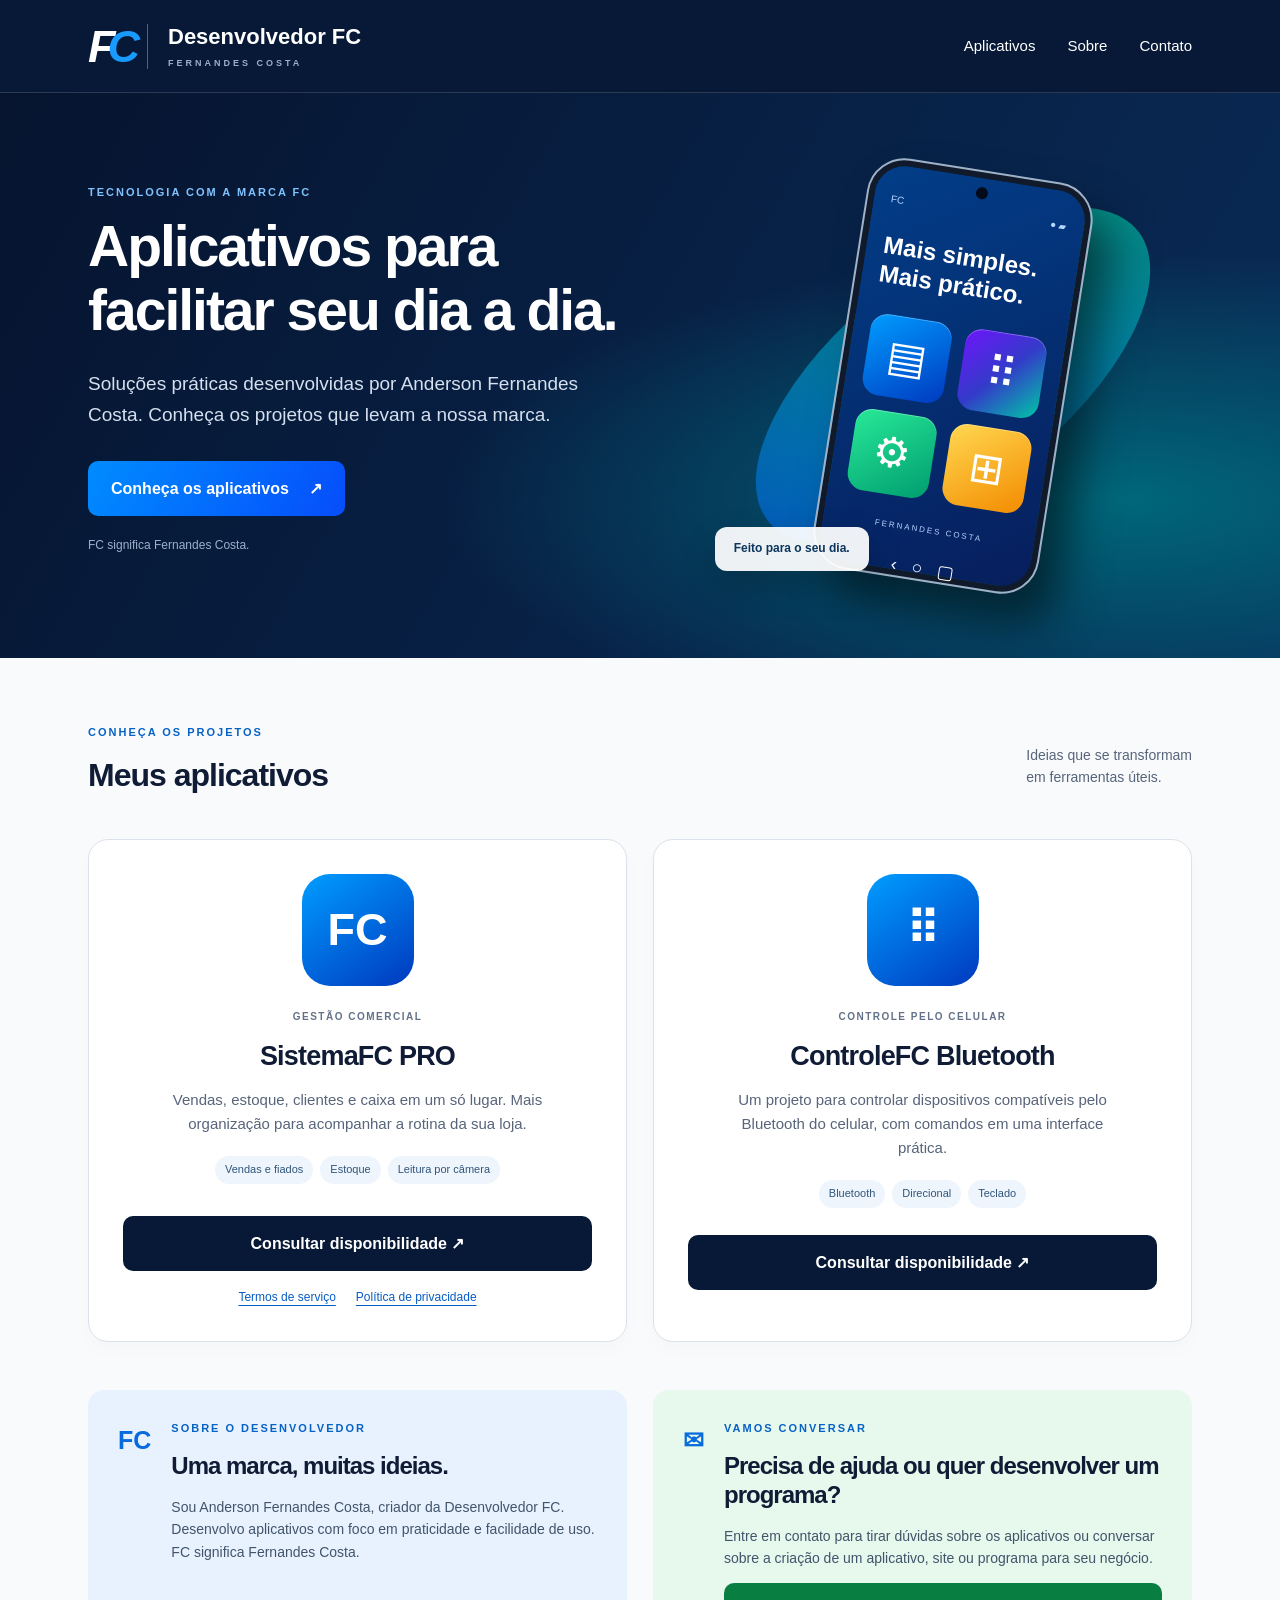
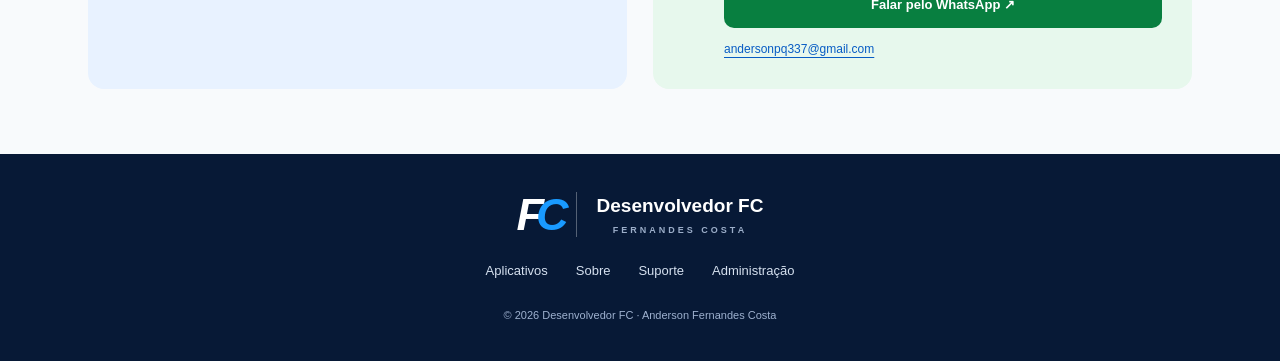
<file: index.html>
<!doctype html>
<html lang="pt-BR"><head><meta charset="utf-8"><meta name="viewport" content="width=device-width, initial-scale=1"><meta name="description" content="Conheça os aplicativos da Desenvolvedor FC, marca de Anderson Fernandes Costa. Soluções práticas para o seu dia a dia."><meta name="theme-color" content="#071936"><title>Desenvolvedor FC | Fernandes Costa</title><link rel="icon" href="favicon.svg"><link rel="stylesheet" href="style.css"></head>
<body><a class="skip" href="#aplicativos">Ir para aplicativos</a><header><nav class="wrap"><a class="brand" href="#inicio" aria-label="Desenvolvedor FC início"><span class="logo">F<b>C</b></span><span>Desenvolvedor FC<small>FERNANDES COSTA</small></span></a><div class="navlinks"><a href="#aplicativos">Aplicativos</a><a href="#sobre">Sobre</a><a href="#contato">Contato</a></div></nav></header>
<main><section class="hero" id="inicio"><div class="wrap hero-grid"><div><p class="eyebrow">TECNOLOGIA COM A MARCA FC</p><h1>Aplicativos para<br>facilitar <em>seu dia a dia.</em></h1><p class="intro">Soluções práticas desenvolvidas por Anderson Fernandes Costa. Conheça os projetos que levam a nossa marca.</p><a class="button primary" href="#aplicativos">Conheça os aplicativos <span>↗</span></a><p class="signature">FC significa Fernandes Costa.</p></div><div class="visual" aria-hidden="true"><div class="orbit"></div><div class="phone"><div class="camera"></div><div class="phone-top">FC <span>● ▰</span></div><div class="phone-title">Mais simples.<br>Mais prático.</div><div class="tiles"><span class="tile blue">▤</span><span class="tile purple">⠿</span><span class="tile green">⚙</span><span class="tile orange">⊞</span></div><div class="phone-brand">FERNANDES COSTA</div><div class="phone-bottom">‹ &nbsp; ○ &nbsp; ▢</div></div><div class="floating">Feito para o seu dia.</div></div></div></section>
<section class="apps wrap" id="aplicativos"><div class="section-head"><div><p class="eyebrow">CONHEÇA OS PROJETOS</p><h2>Meus aplicativos</h2></div><p>Ideias que se transformam<br>em ferramentas úteis.</p></div><div class="cards"><article class="card"><div class="app-icon blue" aria-hidden="true"><svg viewBox="0 0 100 100" fill="none" stroke="currentColor" stroke-width="5"><path d="M18 41h64L73 20H27L18 41Zm4 1v38h56V42M38 80V56h24v24M18 41c0 12 16 12 16 0 0 12 16 12 16 0 0 12 16 12 16 0 0 12 16 12 16 0"/></svg></div><span class="tag">GESTÃO COMERCIAL</span><h3>SistemaFC PRO</h3><p>Vendas, estoque, clientes e caixa em um só lugar. Mais organização para acompanhar a rotina da sua loja.</p><div class="features"><span>Vendas e fiados</span><span>Estoque</span><span>Leitura por câmera</span></div><a class="button dark" data-store="sistema" href="mailto:andersonpq337@gmail.com?subject=SistemaFC%20PRO">Consultar disponibilidade <span>↗</span></a><div class="legal"><a href="https://andersonpq1.github.io/sistemafc-pro-termos/">Termos de serviço</a><a href="https://bio.site/politicaprivacidadefcpro">Política de privacidade</a></div></article>
<article class="card"><div class="app-icon purple" aria-hidden="true"><svg viewBox="0 0 100 100" fill="none" stroke="currentColor" stroke-width="5"><rect x="18" y="13" width="33" height="74" rx="12"/><circle cx="34" cy="35" r="5"/><path d="M27 52h14m-14 13h14m28-45 17 15-17 15V20Zm0 30 17 15-17 15V50Zm0 0L58 37m11 13L58 65m34-29q10 14 0 28"/></svg></div><span class="tag">CONTROLE PELO CELULAR</span><h3>ControleFC Bluetooth</h3><p>Um projeto para controlar dispositivos compatíveis pelo Bluetooth do celular, com comandos em uma interface prática.</p><div class="features"><span>Bluetooth</span><span>Direcional</span><span>Teclado</span></div><a class="button dark" data-store="controle" href="mailto:andersonpq337@gmail.com?subject=ControleFC%20Bluetooth">Consultar disponibilidade <span>↗</span></a><p class="compatibility">A compatibilidade depende do celular e do dispositivo conectado.</p></article></div></section>
<section class="wrap info-grid"><article class="about" id="sobre"><span class="info-symbol">FC</span><div><p class="eyebrow">SOBRE O DESENVOLVEDOR</p><h2>Uma marca, muitas ideias.</h2><p>Sou Anderson Fernandes Costa, criador da Desenvolvedor FC. Desenvolvo aplicativos com foco em praticidade e facilidade de uso.</p><p>As letras FC representam Fernandes Costa e conectam os projetos à mesma identidade.</p></div></article><article class="contact" id="contato"><span class="info-symbol">✉</span><div><p class="eyebrow">VAMOS CONVERSAR</p><h2>Precisa de ajuda ou quer desenvolver um programa?</h2><p>Entre em contato para tirar dúvidas sobre os aplicativos ou conversar sobre a criação de um aplicativo, site ou programa para seu negócio.</p><a class="button green-button" href="https://wa.me/5567999724675?text=Ol%C3%A1%21+Vim+pelo+site+Desenvolvedor+FC+e+gostaria+de+conversar+sobre+um+servi%C3%A7o+de+desenvolvimento." target="_blank" rel="noopener noreferrer">Falar pelo WhatsApp ↗</a><a class="email" href="mailto:andersonpq337@gmail.com">andersonpq337@gmail.com</a></div></article></section></main>
<footer><div class="wrap"><a class="brand" href="#inicio"><span class="logo">F<b>C</b></span><span>Desenvolvedor FC<small>FERNANDES COSTA</small></span></a><div class="footer-links"><a href="#aplicativos">Aplicativos</a><a href="#sobre">Sobre</a><a href="#contato">Suporte</a><a href="admin.html">Administração</a></div><p>© <span id="year">2026</span> Desenvolvedor FC · Anderson Fernandes Costa</p></div></footer><script src="config.js"></script><script src="supabase-config.js"></script><script src="fc-api.js"></script><script src="site-data.js"></script><script src="site-live.js"></script></body></html>
</file>
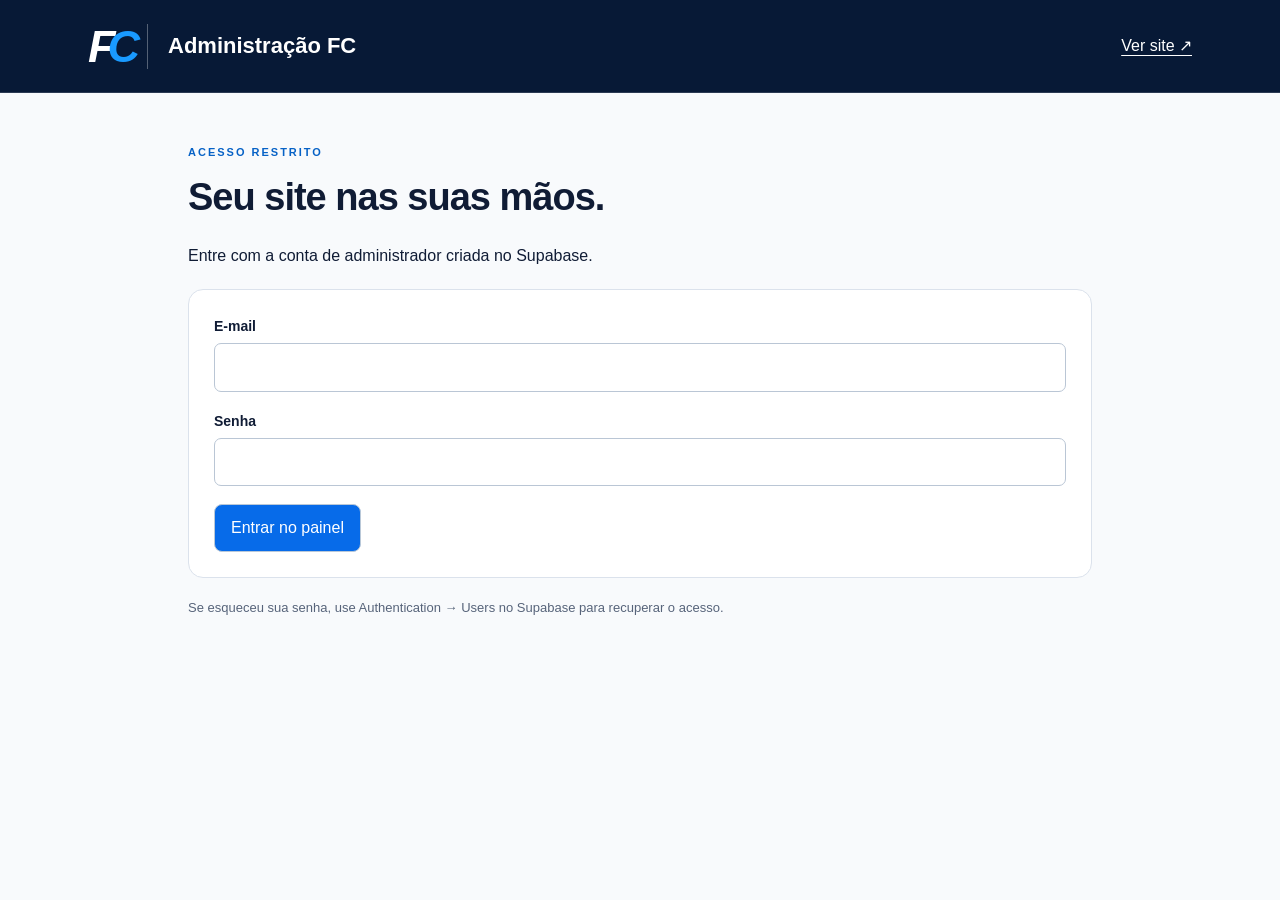
<file: admin.html>
<!doctype html><html lang="pt-BR"><head><meta charset="utf-8"><meta name="viewport" content="width=device-width,initial-scale=1"><meta name="robots" content="noindex,nofollow"><title>Administração | Desenvolvedor FC</title><link rel="icon" href="favicon.svg"><link rel="stylesheet" href="style.css"><link rel="stylesheet" href="admin.css"></head><body><header><nav class="wrap"><a class="brand" href="index.html"><span class="logo">F<b>C</b></span><span>Administração FC</span></a><a href="index.html" style="color:white">Ver site ↗</a></nav></header><main class="wrap admin"><p id="notice" role="status" aria-live="polite"></p><section id="login"><p class="eyebrow">ACESSO RESTRITO</p><h1>Seu site nas suas mãos.</h1><p>Entre com a conta de administrador criada no Supabase.</p><form id="login-form"><label>E-mail<input name="email" type="email" autocomplete="username" required></label><label>Senha<input name="password" type="password" autocomplete="current-password" required></label><button class="button primary">Entrar no painel</button></form><p class="help">Se esqueceu sua senha, use Authentication → Users no Supabase para recuperar o acesso.</p></section><section id="dashboard" hidden><div class="toolbar"><div><p class="eyebrow">PAINEL DO DESENVOLVEDOR</p><h2>Gerenciar aplicativos</h2></div><button id="logout">Sair</button></div><div class="toolbar"><button id="new-app" class="button primary">+ Adicionar aplicativo</button><button id="backup">Exportar backup</button></div><p class="help">Alterações salvas aparecem no site ao atualizar a página. Ícones enviados ficam públicos; use apenas imagens de divulgação.</p><div id="app-list"></div><form id="app-form" hidden><h2 id="editor-title">Aplicativo</h2><input name="id" type="hidden"><label>Nome<input name="name" maxlength="120" required></label><label>Categoria<input name="category" maxlength="100" placeholder="Gestão comercial"></label><label>Descrição<textarea name="description" maxlength="3000" rows="4" required></textarea></label><label>Recursos (separe por vírgulas)<input name="features" maxlength="500" placeholder="Vendas, Estoque, Caixa"></label><label>Link da Play Store<input name="store_url" type="url" placeholder="https://play.google.com/store/apps/details?id=..."></label><label>Link dos termos de serviço<input name="terms_url" type="url"></label><label>Link da política de privacidade<input name="privacy_url" type="url"></label><label>Endereço do ícone (HTTPS)<input name="icon_url" type="url"></label><label>Ou enviar ícone PNG, JPEG ou WebP (até 2 MB)<input name="icon_file" type="file" accept="image/png,image/jpeg,image/webp"></label><label>Ordem de exibição<input name="sort_order" type="number" min="0" max="10000" value="0" required></label><label class="check"><input name="published" type="checkbox" checked> Mostrar no site</label><div class="toolbar"><button class="button primary">Salvar aplicativo</button><button id="cancel-app" type="button">Cancelar</button></div></form><details><summary>Configurações do site</summary><form id="settings-form"><label>Título principal<input name="hero_title" maxlength="180" required></label><label>Texto de apresentação<textarea name="hero_description" rows="3" maxlength="2000" required></textarea></label><label>Sobre o desenvolvedor<textarea name="about_text" rows="4" maxlength="3000" required></textarea></label><label>Título do contato<input name="contact_title" maxlength="180" required></label><label>Texto do contato<textarea name="contact_text" rows="3" maxlength="2000" required></textarea></label><label>WhatsApp com país e DDD, somente números<input name="whatsapp" pattern="[0-9]{10,15}" required></label><label>Mensagem do WhatsApp<textarea name="whatsapp_message" maxlength="1000" required></textarea></label><label>E-mail de contato<input name="email" type="email" required></label><button class="button primary">Salvar configurações</button></form></details></section></main><script src="supabase-config.js"></script><script src="fc-api.js"></script><script src="admin.js"></script></body></html>
</file>
<file: style.css>
:root{--navy:#071936;--ink:#101c35;--blue:#087bff;--green:#35e59c;--muted:#57647a}*{box-sizing:border-box}html{scroll-behavior:smooth;scroll-padding-top:95px}body{margin:0;font-family:Arial,Helvetica,sans-serif;color:var(--ink);background:#f8fafc;line-height:1.6}a{color:#075cc4;text-underline-offset:4px}.wrap{max-width:1160px;margin:auto;padding:0 28px}header{background:var(--navy);border-bottom:1px solid #ffffff25}nav{min-height:92px;display:flex;align-items:center;justify-content:space-between;gap:24px}.brand{display:flex;align-items:center;gap:20px;color:white;text-decoration:none;font-size:22px;font-weight:750;line-height:1.25}.brand small{display:block;font-size:9px;letter-spacing:3px;color:#9caec9;margin-top:7px}.logo{font-size:45px;font-style:italic;font-weight:900;letter-spacing:-8px;padding-right:15px;border-right:1px solid #ffffff50;line-height:1}.logo b{color:#199aff}.navlinks{display:flex;gap:32px}.navlinks a{color:#fff;text-decoration:none;font-size:15px}.navlinks a:hover{color:var(--green)}.hero{color:white;overflow:hidden;background:radial-gradient(ellipse at 88% 72%,#00677a 0,transparent 43%),linear-gradient(120deg,#06142f,#092c59);position:relative}.hero-grid{min-height:565px;display:grid;grid-template-columns:1.25fr 1fr;align-items:center;gap:30px}.eyebrow{font-size:11px;font-weight:800;letter-spacing:2px;color:#0762c6;margin:0 0 14px}.hero .eyebrow{color:#80c3ff}h1{font-size:clamp(36px,4.5vw,57px);letter-spacing:-2px;line-height:1.12;margin:0 0 25px}h1 em{color:var(--green);font-style:normal}.intro{max-width:530px;color:#d5e0ef;font-size:19px;line-height:1.65}.button{display:flex;align-items:center;justify-content:center;gap:20px;padding:15px 23px;border-radius:10px;text-decoration:none;font-weight:700;transition:transform .2s,box-shadow .2s}.button:hover{transform:translateY(-2px);box-shadow:0 8px 24px #00285028}.primary{background:linear-gradient(120deg,#008cff,#064dfb);color:white;width:max-content;margin-top:30px}.signature{color:#9ab1ce;font-size:12px;margin-top:20px}.visual{height:480px;position:relative;display:grid;place-items:center}.orbit{position:absolute;width:470px;height:220px;background:linear-gradient(45deg,#005cff,#00df9e);border-radius:50%;transform:rotate(-38deg);opacity:.6}.phone{position:relative;width:224px;height:412px;transform:rotate(9deg);border:6px solid #101a2a;outline:2px solid #a0b2c7;border-radius:36px;background:linear-gradient(150deg,#023e88,#071e5c);box-shadow:25px 28px 45px #0008;padding:27px 17px 15px}.camera{position:absolute;top:9px;left:100px;width:12px;height:12px;border-radius:50%;background:#030a19}.phone-top{font-size:10px;display:flex;justify-content:space-between;color:#b7d6ff}.phone-title{font-size:24px;font-weight:750;line-height:1.2;margin:24px 0}.tiles{display:grid;grid-template-columns:1fr 1fr;gap:14px}.tile{border-radius:17px;aspect-ratio:1;display:grid;place-items:center;font-size:42px;color:white;box-shadow:inset 0 1px 0 #ffffff50}.blue{background:linear-gradient(145deg,#009dff,#0039bf)}.purple{background:linear-gradient(135deg,#6e15fb,#333bc9,#00c6a6)}.green{background:linear-gradient(145deg,#28e998,#009d6f)}.orange{background:linear-gradient(145deg,#ffd851,#f38b00)}.phone-brand{font-size:8px;letter-spacing:2px;text-align:center;margin-top:24px;color:#bad4ff}.phone-bottom{font-size:18px;text-align:center;margin-top:18px}.floating{position:absolute;bottom:45px;left:0;background:#ffffffed;color:#0c345d;padding:12px 19px;border-radius:12px;font-size:12px;font-weight:700;box-shadow:0 15px 35px #0003}.apps{padding-top:66px;padding-bottom:48px}.section-head{display:flex;justify-content:space-between;align-items:center;margin-bottom:30px}.section-head>p{font-size:14px;color:var(--muted)}h2{font-size:32px;line-height:1.2;letter-spacing:-1px;margin:0 0 15px}.cards{display:grid;grid-template-columns:1fr 1fr;gap:26px}.card{background:white;border:1px solid #dbe2ec;border-radius:20px;padding:34px;box-shadow:0 8px 20px #091e4205;display:flex;flex-direction:column;align-items:center;text-align:center}.app-icon{width:112px;height:112px;border-radius:28px;padding:13px;color:white;margin-bottom:23px}.app-icon svg{width:100%;height:100%}.tag{color:#627189;font-size:10px;font-weight:700;letter-spacing:1.5px}h3{font-size:27px;letter-spacing:-.8px;margin:10px 0}.card>p{color:var(--muted);font-size:15px;max-width:400px;margin:0 0 20px}.features{display:flex;justify-content:center;flex-wrap:wrap;gap:7px;margin-bottom:27px}.features span{font-size:11px;border-radius:20px;padding:5px 10px;background:#eef5fc;color:#31557b}.dark{background:var(--navy);color:white;width:100%;margin-top:auto}.legal{display:flex;gap:20px;justify-content:center;margin-top:17px;font-size:12px;flex-wrap:wrap}.card .compatibility{font-size:11px;margin:16px 0 0}.info-grid{display:grid;grid-template-columns:1fr 1fr;gap:26px;padding-bottom:65px}.about,.contact{border-radius:16px;padding:30px;display:flex;gap:20px}.about{background:#e8f2ff}.contact{background:#e7f8ed}.info-grid h2{font-size:24px}.info-grid p:not(.eyebrow){font-size:14px;color:#42546a}.info-symbol{font-weight:900;font-size:25px;color:#086bdd}.green-button{background:#087f40;color:#fff;font-size:13px;padding:12px}.email{display:block;margin-top:12px;font-size:12px;overflow-wrap:anywhere}footer{background:var(--navy);color:#9eb1cf;text-align:center;padding:38px 0 25px}footer .brand{justify-content:center;font-size:19px}.footer-links{display:flex;justify-content:center;gap:28px;margin-top:24px}.footer-links a{color:#d5e0ef;font-size:13px;text-decoration:none}footer p{font-size:11px;margin-top:25px}.skip{position:absolute;left:12px;top:-100px;background:white;padding:10px;z-index:9}.skip:focus{top:10px}:focus-visible{outline:3px solid #ecaa13;outline-offset:5px}@media(max-width:760px){nav{flex-wrap:wrap;justify-content:center;padding-top:20px!important;padding-bottom:17px!important;gap:18px}.brand{font-size:20px}.navlinks{gap:30px}.hero-grid{grid-template-columns:1fr;padding-top:45px;text-align:center;gap:0}.intro{margin:auto;font-size:17px}.primary{margin:25px auto 0}.hero h1{font-size:43px}.visual{height:390px}.phone{transform:rotate(7deg) scale(.82)}.floating{left:12%;bottom:28px}.orbit{width:360px;height:165px}.cards,.info-grid{grid-template-columns:1fr}.section-head>p{display:none}.section-head h2{font-size:30px}.card{padding:28px 24px}.wrap{padding-left:20px;padding-right:20px}.apps{padding-top:45px}.info-grid{padding-bottom:40px}.about,.contact{padding:25px}.info-symbol{display:none}}@media(prefers-reduced-motion:reduce){html{scroll-behavior:auto}.button{transition:none}}
</file>
<file: admin.css>
.admin{max-width:960px;padding-top:35px;padding-bottom:70px}.admin h1{font-size:38px;letter-spacing:-1px}.admin form{background:white;border:1px solid #dbe2ec;border-radius:15px;padding:25px;margin:20px 0}.admin label{display:block;font-size:14px;font-weight:700;margin-bottom:18px}.admin input:not([type=checkbox]),.admin textarea{width:100%;font:inherit;padding:12px;border:1px solid #bac6d5;border-radius:7px;margin-top:6px;color:#101c35;background:white}.admin button{cursor:pointer;font:inherit;border:1px solid #b9c8d8;border-radius:8px;padding:10px 16px;background:white;color:#142b48}.admin .primary{background:#076be9;color:white;margin:0}.toolbar{display:flex;gap:14px;align-items:center;justify-content:space-between;flex-wrap:wrap;margin:20px 0}.help{font-size:13px;color:#57647a}.app-row{background:white;padding:18px;border:1px solid #dbe2ec;border-radius:12px;margin:12px 0;display:flex;justify-content:space-between;align-items:center;gap:12px;flex-wrap:wrap}.app-row small{display:block;color:#57647a}.row-actions{display:flex;gap:8px}#notice:not(:empty){padding:15px;background:#e8f2ff;border-radius:10px;white-space:pre-wrap}#notice.error{background:#ffebe8;color:#9d1d16}.admin details{margin-top:32px}.admin summary{font-weight:700;cursor:pointer}.admin .check{display:flex;gap:10px;align-items:center}button:disabled{opacity:.5;cursor:wait}[hidden]{display:none!important}
</file>
